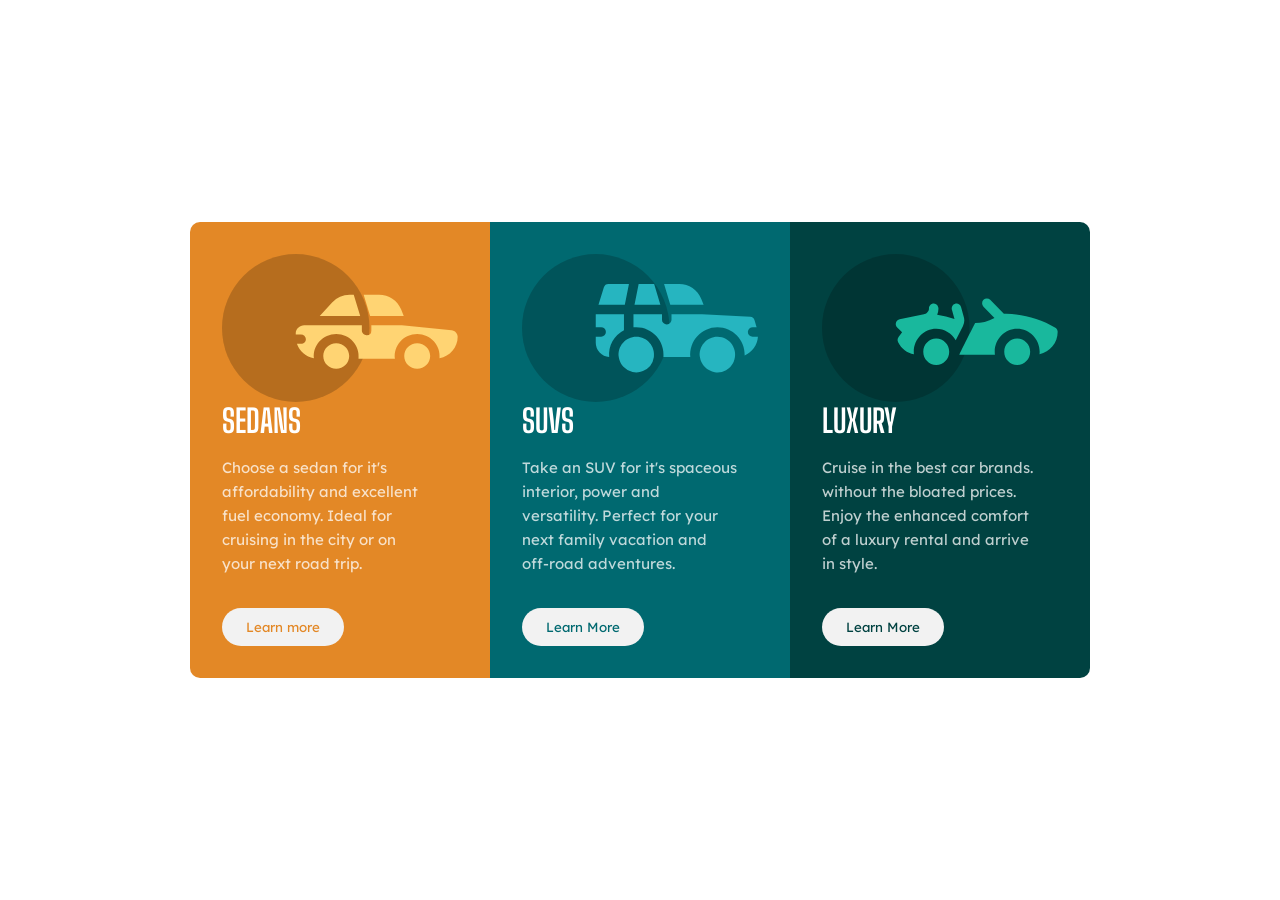
<file: index.html>
<!doctype html>
<html lang="en">
  <head>
    <meta charset="UTF-8" />
    <meta name="viewport" content="width=device-width, initial-scale=1.0" />
    <title>Document</title>

    <!-- Google Fonts -->
    <link
      href="https://fonts.googleapis.com/css2?family=Big+Shoulders+Display:wght@700&family=Lexend+Deca&display=swap"
      rel="stylesheet"
    />

    <link rel="stylesheet" href="style.css" />
  </head>
  <body>
    <main class="container">
      <div class="card sedan">
        <img src="images/icon-sedans.svg" alt="" />
        <h2>SEDANS</h2>
        <p>
          Choose a sedan for it's <br />
          affordability and excellent <br />
          fuel economy. Ideal for <br />
          cruising in the city or on <br />
          your next road trip.
        </p>
        <button>Learn more</button>
      </div>
      <div class="card suv">
        <img src="images/icon-suvs.svg" alt="" />
        <h2>SUVS</h2>
        <p>
          Take an SUV for it's spaceous interior, power and <br />
          versatility. Perfect for your <br />
          next family vacation and <br />
          off-road adventures.
        </p>
        <button>Learn More</button>
      </div>
      <div class="card luxury">
        <img src="images/icon-luxury.svg" alt="" />
        <h2>LUXURY</h2>
        <p>
          Cruise in the best car brands. without the bloated prices. Enjoy the
          enhanced comfort <br />
          of a luxury rental and arrive <br />
          in style.
        </p>
        <button>Learn More</button>
      </div>
    </main>
  </body>
</html>
</file>
<file: style.css>
* {
  margin: 0;
  padding: 0;
  box-sizing: border-box;
}

body {
  background: hsla(0, 0%, 100%, 0.75);
  font-family: "Lexend Deca", sans-serif;
  display: flex;
  justify-content: center;
  align-items: center;
  height: 100vh;
}

.container {
  display: flex;
  max-width: 900px;
  border-radius: 10px;
  overflow: hidden;
}

.card {
  flex: 1;
  padding: 2rem;
  color: hsla(0, 0%, 100%, 0.75);
  display: flex;
  flex-direction: column;
  justify-content: space-between;
}

.card h2 {
  font-family: "Big Shoulders Display", cursive;
  font-size: 2rem;
  color: white;
  margin-bottom: 1rem;
}

.card p {
  font-size: 15px;
  line-height: 1.6;
  margin-bottom: 2rem;
}

.card button {
  align-self: flex-start;
  padding: 0.7rem 1.5rem;
  border-radius: 25px;
  border: none;
  background: hsl(0, 0%, 95%);
  cursor: pointer;
  font-family: inherit;
}

.sedan {
  background: hsl(31, 77%, 52%);
}

.suv {
  background: hsl(184, 100%, 22%);
}

.luxury {
  background: hsl(179, 100%, 13%);
}

.sedan button {
  color: hsl(31, 77%, 52%);
}

.suv button {
  color: hsl(184, 100%, 22%);
}

.luxury button {
  color: hsl(179, 100%, 13%);
}
</file>
